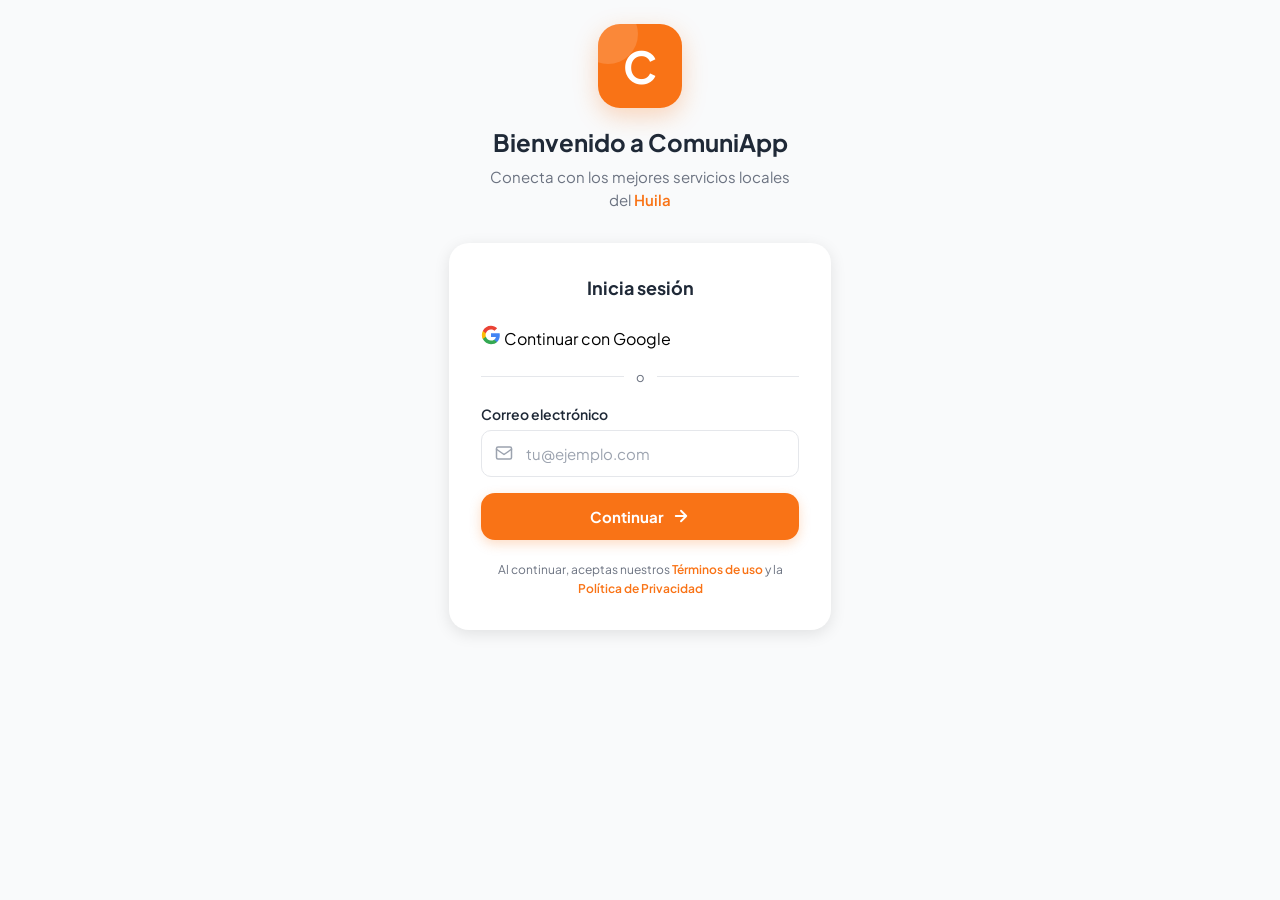
<file: index.html>
<!DOCTYPE html>
<html lang="es">
<head>
  <meta charset="UTF-8" />
  <meta name="viewport" content="width=device-width, initial-scale=1.0" />
  <title>ComuniApp — Iniciar sesión</title>
  <link rel="stylesheet" href="css/variables.css" />
  <link rel="stylesheet" href="css/base.css" />
  <link rel="stylesheet" href="css/components.css" />
  <link rel="stylesheet" href="css/pages.css" />
</head>
<body>

  <div class="app-container">
    <div class="login-wrapper">

      <!-- HÉROE -->
      <div class="login-hero">
        <div class="logo-box">
          <span class="logo-letter">C</span>
        </div>
        <h1>Bienvenido a ComuniApp</h1>
        <p>Conecta con los mejores servicios locales<br/>del <strong>Huila</strong></p>
      </div>

      <!-- TARJETA -->
      <div class="login-card">
        <h2>Inicia sesión</h2>

        <!-- Botón Google -->
        <button class="btn-google" onclick="window.location.href='home.html'">
          <svg width="20" height="20" viewBox="0 0 24 24" xmlns="http://www.w3.org/2000/svg">
            <path fill="#4285F4" d="M22.56 12.25c0-.78-.07-1.53-.2-2.25H12v4.26h5.92c-.26 1.37-1.04 2.53-2.21 3.31v2.77h3.57c2.08-1.92 3.28-4.74 3.28-8.09z"/>
            <path fill="#34A853" d="M12 23c2.97 0 5.46-.98 7.28-2.66l-3.57-2.77c-.98.66-2.23 1.06-3.71 1.06-2.86 0-5.29-1.93-6.16-4.53H2.18v2.84C3.99 20.53 7.7 23 12 23z"/>
            <path fill="#FBBC05" d="M5.84 14.09c-.22-.66-.35-1.36-.35-2.09s.13-1.43.35-2.09V7.07H2.18C1.43 8.55 1 10.22 1 12s.43 3.45 1.18 4.93l2.85-2.22.81-.62z"/>
            <path fill="#EA4335" d="M12 5.38c1.62 0 3.06.56 4.21 1.64l3.15-3.15C17.45 2.09 14.97 1 12 1 7.7 1 3.99 3.47 2.18 7.07l3.66 2.84c.87-2.6 3.3-4.53 6.16-4.53z"/>
          </svg>
          Continuar con Google
        </button>

        <!-- Divisor -->
        <div class="divider">o</div>

        <!-- Campo correo -->
        <div class="form-group">
          <label for="email">Correo electrónico</label>
          <div class="input-wrapper">
            <span class="input-icon">
              <svg width="18" height="18" fill="none" stroke="currentColor" stroke-width="2" stroke-linecap="round" stroke-linejoin="round" viewBox="0 0 24 24">
                <rect x="2" y="4" width="20" height="16" rx="2"/>
                <path d="M2 7l10 7 10-7"/>
              </svg>
            </span>
            <input id="email" class="input-field with-icon" type="email" placeholder="tu@ejemplo.com" autocomplete="email" />
          </div>
        </div>

        <!-- Botón continuar -->
        <button class="btn-primary" onclick="window.location.href='home.html'">
          Continuar
          <svg width="18" height="18" fill="none" stroke="currentColor" stroke-width="2.5" stroke-linecap="round" stroke-linejoin="round" viewBox="0 0 24 24">
            <path d="M5 12h14M12 5l7 7-7 7"/>
          </svg>
        </button>

        <!-- Texto legal -->
        <p class="legal-text">
          Al continuar, aceptas nuestros
          <a href="#">Términos de uso</a> y la
          <a href="#">Política de Privacidad</a>
        </p>
      </div>

    </div>
  </div>

</body>
</html>
</file>
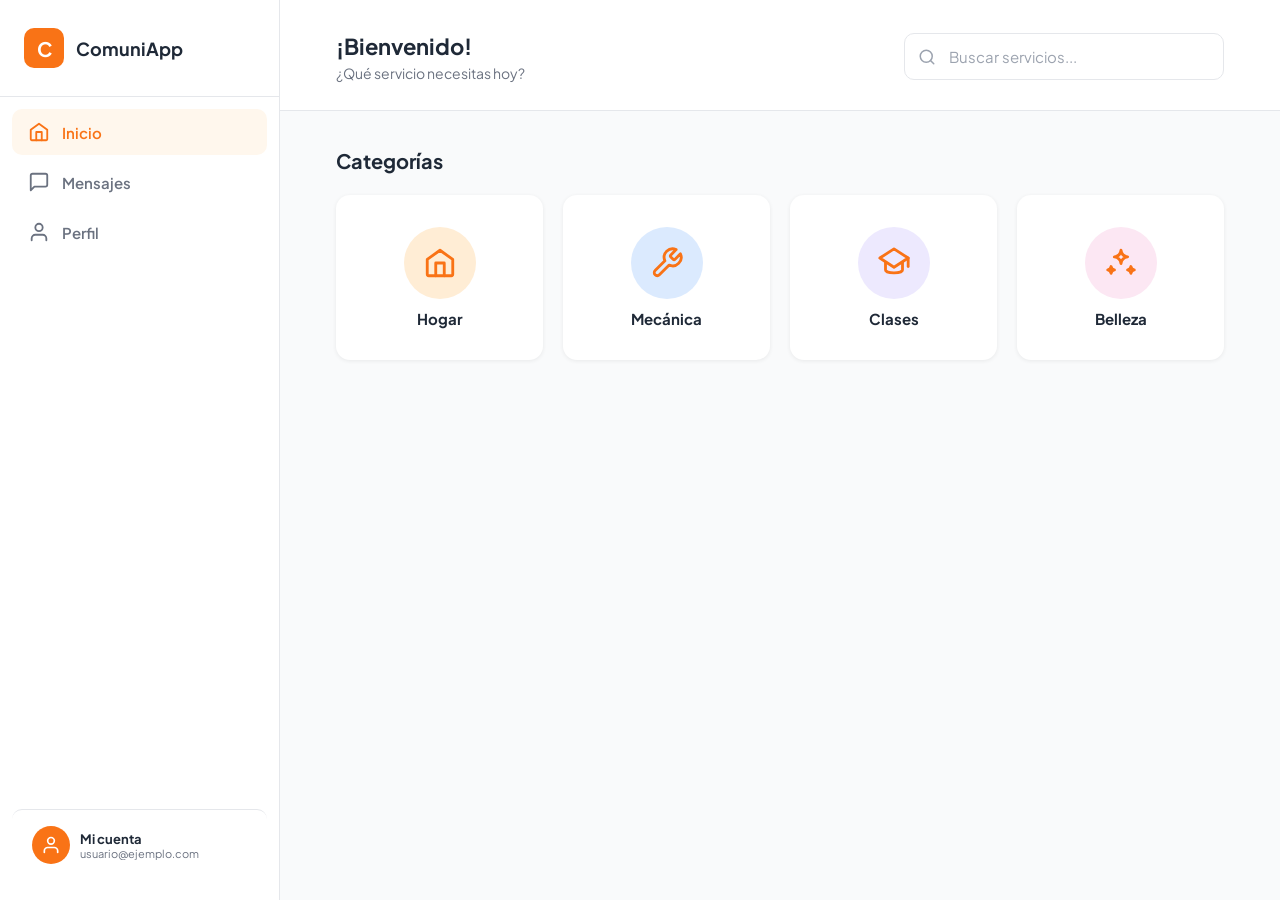
<file: home.html>
<!DOCTYPE html>
<html lang="es">
<head>
  <meta charset="UTF-8" />
  <meta name="viewport" content="width=device-width, initial-scale=1.0" />
  <title>ComuniApp — Inicio</title>
  <link rel="stylesheet" href="css/variables.css" />
  <link rel="stylesheet" href="css/base.css" />
  <link rel="stylesheet" href="css/components.css" />
  <link rel="stylesheet" href="css/pages.css" />
</head>
<body>

  <div class="desktop-layout">

    <aside class="sidebar">

      <div class="sidebar-logo">
        <div class="logo-icon"><span>C</span></div>
        <span class="sidebar-app-name">ComuniApp</span>
      </div>

      <nav class="sidebar-nav">
        <a href="home.html" class="sidebar-item active">
          <svg fill="none" stroke="currentColor" stroke-width="2" stroke-linecap="round" stroke-linejoin="round" viewBox="0 0 24 24">
            <path d="M3 9.5L12 3l9 6.5V20a1 1 0 0 1-1 1H4a1 1 0 0 1-1-1V9.5z"/>
            <path d="M9 21V12h6v9"/>
          </svg>
          <span>Inicio</span>
        </a>
        <a href="mensajes.html" class="sidebar-item">
          <svg fill="none" stroke="currentColor" stroke-width="2" stroke-linecap="round" stroke-linejoin="round" viewBox="0 0 24 24">
            <path d="M21 15a2 2 0 0 1-2 2H7l-4 4V5a2 2 0 0 1 2-2h14a2 2 0 0 1 2 2z"/>
          </svg>
          <span>Mensajes</span>
        </a>
        <a href="perfil_usuario.html" class="sidebar-item">
          <svg fill="none" stroke="currentColor" stroke-width="2" stroke-linecap="round" stroke-linejoin="round" viewBox="0 0 24 24">
            <path d="M20 21v-2a4 4 0 0 0-4-4H8a4 4 0 0 0-4 4v2"/>
            <circle cx="12" cy="7" r="4"/>
          </svg>
          <span>Perfil</span>
        </a>
      </nav>

      <div class="sidebar-user">
        <div class="sidebar-avatar">
          <svg fill="none" stroke="currentColor" stroke-width="2" stroke-linecap="round" stroke-linejoin="round" viewBox="0 0 24 24">
            <path d="M20 21v-2a4 4 0 0 0-4-4H8a4 4 0 0 0-4 4v2"/>
            <circle cx="12" cy="7" r="4"/>
          </svg>
        </div>
        <div class="sidebar-user-info">
          <span class="sidebar-user-name">Mi cuenta</span>
          <span class="sidebar-user-email">usuario@ejemplo.com</span>
        </div>
      </div>

    </aside>

    <main class="desktop-main">

      <div class="desktop-topbar">
        <div>
          <h1 class="desktop-greeting">¡Bienvenido!</h1>
          <p class="desktop-subtitle">¿Qué servicio necesitas hoy?</p>
        </div>
        <div class="input-wrapper desktop-search">
          <span class="input-icon">
            <svg width="18" height="18" fill="none" stroke="currentColor" stroke-width="2" stroke-linecap="round" stroke-linejoin="round" viewBox="0 0 24 24">
              <circle cx="11" cy="11" r="8"/>
              <path d="M21 21l-4.35-4.35"/>
            </svg>
          </span>
          <input class="input-field with-icon" type="search" placeholder="Buscar servicios..." aria-label="Buscar servicios" />
        </div>
      </div>

      <section class="desktop-section">
        <h2 class="desktop-section-title">Categorías</h2>
        <div class="categories-grid">

          <a href="categoria-hogar.html" class="category-card fade-up" style="animation-delay:0.05s">
            <div class="category-icon hogar">
              <svg fill="none" stroke="currentColor" stroke-width="2" stroke-linecap="round" stroke-linejoin="round" viewBox="0 0 24 24">
                <path d="M3 9.5L12 3l9 6.5V20a1 1 0 0 1-1 1H4a1 1 0 0 1-1-1V9.5z"/>
                <path d="M9 21V12h6v9"/>
              </svg>
            </div>
            <span>Hogar</span>
          </a>

          <a href="catalog.html?categoria=mecanica" class="category-card fade-up" style="animation-delay:0.1s">
            <div class="category-icon mecanica">
              <svg fill="none" stroke="currentColor" stroke-width="2" stroke-linecap="round" stroke-linejoin="round" viewBox="0 0 24 24">
                <path d="M14.7 6.3a1 1 0 0 0 0 1.4l1.6 1.6a1 1 0 0 0 1.4 0l3.77-3.77a6 6 0 0 1-7.94 7.94l-6.91 6.91a2.12 2.12 0 0 1-3-3l6.91-6.91a6 6 0 0 1 7.94-7.94l-3.77 3.77z"/>
              </svg>
            </div>
            <span>Mecánica</span>
          </a>

          <a href="catalog.html?categoria=clases" class="category-card fade-up" style="animation-delay:0.15s">
            <div class="category-icon clases">
              <svg fill="none" stroke="currentColor" stroke-width="2" stroke-linecap="round" stroke-linejoin="round" viewBox="0 0 24 24">
                <polygon points="12 2 22 8.5 12 15 2 8.5"/>
                <path d="M6 11.5V17c0 1.1 2.7 2 6 2s6-.9 6-2v-5.5"/>
                <path d="M22 8.5v6"/>
              </svg>
            </div>
            <span>Clases</span>
          </a>

          <a href="catalog.html?categoria=belleza" class="category-card fade-up" style="animation-delay:0.2s">
            <div class="category-icon belleza">
              <svg fill="none" stroke="currentColor" stroke-width="2" stroke-linecap="round" stroke-linejoin="round" viewBox="0 0 24 24">
                <path d="M12 3c.3 2.5 2.2 4.4 4.7 4.7C14.2 8 12.3 9.9 12 12.4 11.7 9.9 9.8 8 7.3 7.7 9.8 7.4 11.7 5.5 12 3z"/>
                <path d="M5 14.5c.2 1.3 1.1 2.2 2.4 2.4C6.1 17.1 5.2 18 5 19.3c-.2-1.3-1.1-2.2-2.4-2.4C3.9 16.7 4.8 15.8 5 14.5z"/>
                <path d="M19 14.5c.2 1.3 1.1 2.2 2.4 2.4C20.1 17.1 19.2 18 19 19.3c-.2-1.3-1.1-2.2-2.4-2.4C17.9 16.7 18.8 15.8 19 14.5z"/>
              </svg>
            </div>
            <span>Belleza</span>
          </a>

        </div>
      </section>

    </main>
  </div><div class="app-container page-content mobile-layout">

    <header class="home-header">
      <div class="home-logo-row">
        <div class="logo-icon"><span>C</span></div>
        <h1>ComuniApp</h1>
      </div>
      <div class="input-wrapper">
        <span class="input-icon">
          <svg width="18" height="18" fill="none" stroke="currentColor" stroke-width="2" stroke-linecap="round" stroke-linejoin="round" viewBox="0 0 24 24">
            <circle cx="11" cy="11" r="8"/>
            <path d="M21 21l-4.35-4.35"/>
          </svg>
        </span>
        <input class="input-field with-icon" type="search" placeholder="Buscar servicios..." aria-label="Buscar servicios" />
      </div>
    </header>

    <section>
      <p class="section-title" style="margin-top:24px;">Categorías</p>
      <div class="categories-grid">

        <a href="categoria-hogar.html" class="category-card fade-up" style="animation-delay:0.05s">
          <div class="category-icon hogar">
            <svg fill="none" stroke="currentColor" stroke-width="2" stroke-linecap="round" stroke-linejoin="round" viewBox="0 0 24 24">
              <path d="M3 9.5L12 3l9 6.5V20a1 1 0 0 1-1 1H4a1 1 0 0 1-1-1V9.5z"/>
              <path d="M9 21V12h6v9"/>
            </svg>
          </div>
          <span>Hogar</span>
        </a>

        <a href="catalog.html?categoria=mecanica" class="category-card fade-up" style="animation-delay:0.1s">
          <div class="category-icon mecanica">
            <svg fill="none" stroke="currentColor" stroke-width="2" stroke-linecap="round" stroke-linejoin="round" viewBox="0 0 24 24">
              <path d="M14.7 6.3a1 1 0 0 0 0 1.4l1.6 1.6a1 1 0 0 0 1.4 0l3.77-3.77a6 6 0 0 1-7.94 7.94l-6.91 6.91a2.12 2.12 0 0 1-3-3l6.91-6.91a6 6 0 0 1 7.94-7.94l-3.77 3.77z"/>
            </svg>
          </div>
          <span>Mecánica</span>
        </a>

        <a href="catalog.html?categoria=clases" class="category-card fade-up" style="animation-delay:0.15s">
          <div class="category-icon clases">
            <svg fill="none" stroke="currentColor" stroke-width="2" stroke-linecap="round" stroke-linejoin="round" viewBox="0 0 24 24">
              <polygon points="12 2 22 8.5 12 15 2 8.5"/>
              <path d="M6 11.5V17c0 1.1 2.7 2 6 2s6-.9 6-2v-5.5"/>
              <path d="M22 8.5v6"/>
            </svg>
          </div>
          <span>Clases</span>
        </a>

        <a href="catalog.html?categoria=belleza" class="category-card fade-up" style="animation-delay:0.2s">
          <div class="category-icon belleza">
            <svg fill="none" stroke="currentColor" stroke-width="2" stroke-linecap="round" stroke-linejoin="round" viewBox="0 0 24 24">
              <path d="M12 3c.3 2.5 2.2 4.4 4.7 4.7C14.2 8 12.3 9.9 12 12.4 11.7 9.9 9.8 8 7.3 7.7 9.8 7.4 11.7 5.5 12 3z"/>
              <path d="M5 14.5c.2 1.3 1.1 2.2 2.4 2.4C6.1 17.1 5.2 18 5 19.3c-.2-1.3-1.1-2.2-2.4-2.4C3.9 16.7 4.8 15.8 5 14.5z"/>
              <path d="M19 14.5c.2 1.3 1.1 2.2 2.4 2.4C20.1 17.1 19.2 18 19 19.3c-.2-1.3-1.1-2.2-2.4-2.4C17.9 16.7 18.8 15.8 19 14.5z"/>
            </svg>
          </div>
          <span>Belleza</span>
        </a>

      </div>
    </section>

  </div><nav class="bottom-nav mobile-layout">
    <a href="home.html" class="nav-item active">
      <svg fill="none" stroke="currentColor" stroke-linecap="round" stroke-linejoin="round" viewBox="0 0 24 24">
        <path d="M3 9.5L12 3l9 6.5V20a1 1 0 0 1-1 1H4a1 1 0 0 1-1-1V9.5z"/>
        <path d="M9 21V12h6v9"/>
      </svg>
      Inicio
    </a>
    <a href="mensajes.html" class="nav-item">
      <svg fill="none" stroke="currentColor" stroke-linecap="round" stroke-linejoin="round" viewBox="0 0 24 24">
        <path d="M21 15a2 2 0 0 1-2 2H7l-4 4V5a2 2 0 0 1 2-2h14a2 2 0 0 1 2 2z"/>
      </svg>
      Mensajes
    </a>
    <a href="perfil_usuario.html" class="nav-item">
      <svg fill="none" stroke="currentColor" stroke-linecap="round" stroke-linejoin="round" viewBox="0 0 24 24">
        <path d="M20 21v-2a4 4 0 0 0-4-4H8a4 4 0 0 0-4 4v2"/>
        <circle cx="12" cy="7" r="4"/>
      </svg>
      Perfil
    </a>
  </nav>

</body>
</html>
</file>
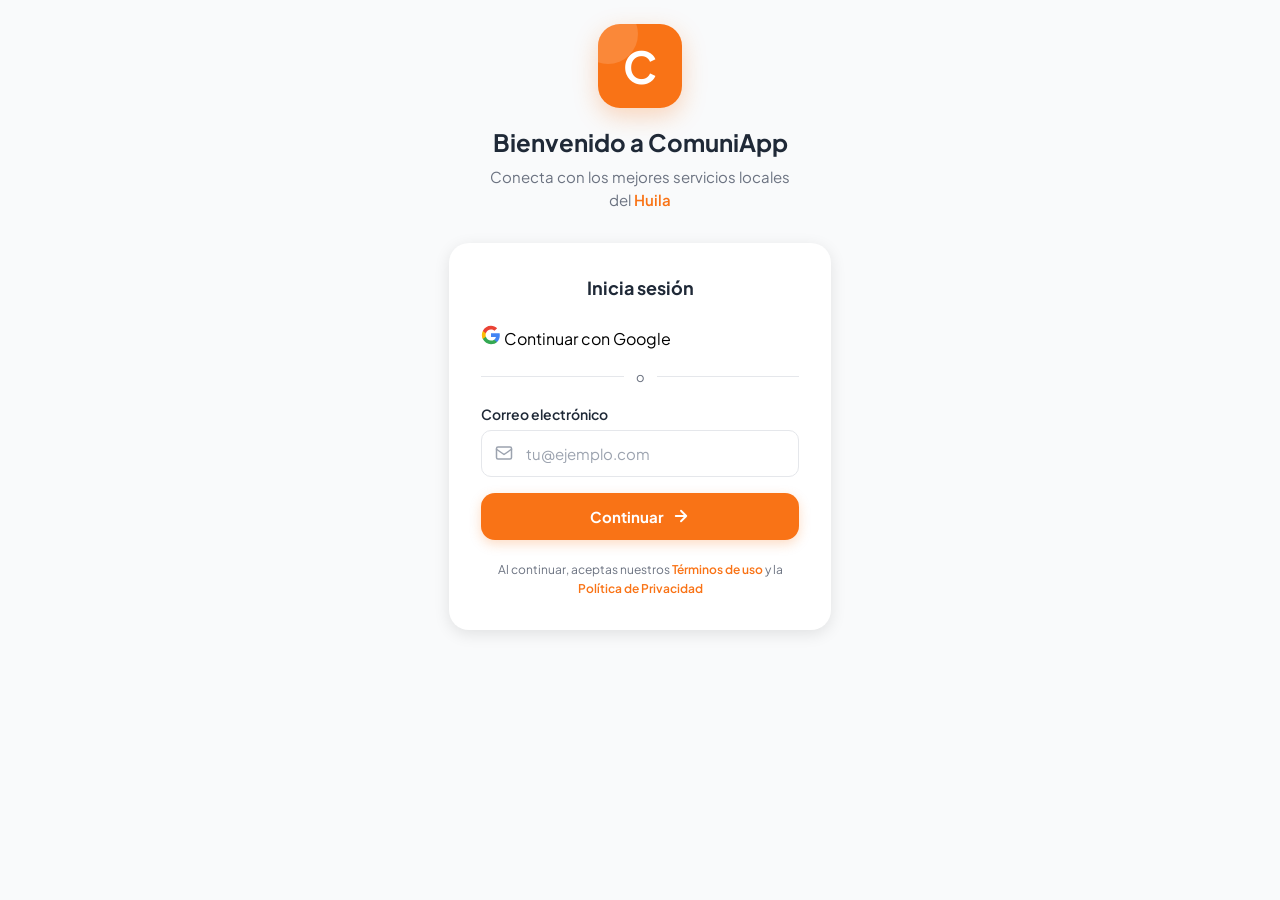
<file: login.html>
<!DOCTYPE html>
<html lang="es">
<head>
  <meta charset="UTF-8" />
  <meta name="viewport" content="width=device-width, initial-scale=1.0" />
  <title>ComuniApp — Iniciar sesión</title>
  <link rel="stylesheet" href="css/variables.css" />
  <link rel="stylesheet" href="css/base.css" />
  <link rel="stylesheet" href="css/components.css" />
  <link rel="stylesheet" href="css/pages.css" />
</head>
<body>

  <div class="app-container">
    <div class="login-wrapper">

      <!-- HÉROE -->
      <div class="login-hero">
        <div class="logo-box">
          <span class="logo-letter">C</span>
        </div>
        <h1>Bienvenido a ComuniApp</h1>
        <p>Conecta con los mejores servicios locales<br/>del <strong>Huila</strong></p>
      </div>

      <!-- TARJETA -->
      <div class="login-card">
        <h2>Inicia sesión</h2>

        <!-- Botón Google -->
        <button class="btn-google" onclick="window.location.href='home.html'">
          <svg width="20" height="20" viewBox="0 0 24 24" xmlns="http://www.w3.org/2000/svg">
            <path fill="#4285F4" d="M22.56 12.25c0-.78-.07-1.53-.2-2.25H12v4.26h5.92c-.26 1.37-1.04 2.53-2.21 3.31v2.77h3.57c2.08-1.92 3.28-4.74 3.28-8.09z"/>
            <path fill="#34A853" d="M12 23c2.97 0 5.46-.98 7.28-2.66l-3.57-2.77c-.98.66-2.23 1.06-3.71 1.06-2.86 0-5.29-1.93-6.16-4.53H2.18v2.84C3.99 20.53 7.7 23 12 23z"/>
            <path fill="#FBBC05" d="M5.84 14.09c-.22-.66-.35-1.36-.35-2.09s.13-1.43.35-2.09V7.07H2.18C1.43 8.55 1 10.22 1 12s.43 3.45 1.18 4.93l2.85-2.22.81-.62z"/>
            <path fill="#EA4335" d="M12 5.38c1.62 0 3.06.56 4.21 1.64l3.15-3.15C17.45 2.09 14.97 1 12 1 7.7 1 3.99 3.47 2.18 7.07l3.66 2.84c.87-2.6 3.3-4.53 6.16-4.53z"/>
          </svg>
          Continuar con Google
        </button>

        <!-- Divisor -->
        <div class="divider">o</div>

        <!-- Campo correo -->
        <div class="form-group">
          <label for="email">Correo electrónico</label>
          <div class="input-wrapper">
            <span class="input-icon">
              <svg width="18" height="18" fill="none" stroke="currentColor" stroke-width="2" stroke-linecap="round" stroke-linejoin="round" viewBox="0 0 24 24">
                <rect x="2" y="4" width="20" height="16" rx="2"/>
                <path d="M2 7l10 7 10-7"/>
              </svg>
            </span>
            <input id="email" class="input-field with-icon" type="email" placeholder="tu@ejemplo.com" autocomplete="email" />
          </div>
        </div>

        <!-- Botón continuar -->
        <button class="btn-primary" onclick="window.location.href='home.html'">
          Continuar
          <svg width="18" height="18" fill="none" stroke="currentColor" stroke-width="2.5" stroke-linecap="round" stroke-linejoin="round" viewBox="0 0 24 24">
            <path d="M5 12h14M12 5l7 7-7 7"/>
          </svg>
        </button>

        <!-- Texto legal -->
        <p class="legal-text">
          Al continuar, aceptas nuestros
          <a href="#">Términos de uso</a> y la
          <a href="#">Política de Privacidad</a>
        </p>
      </div>

    </div>
  </div>

</body>
</html>
</file>
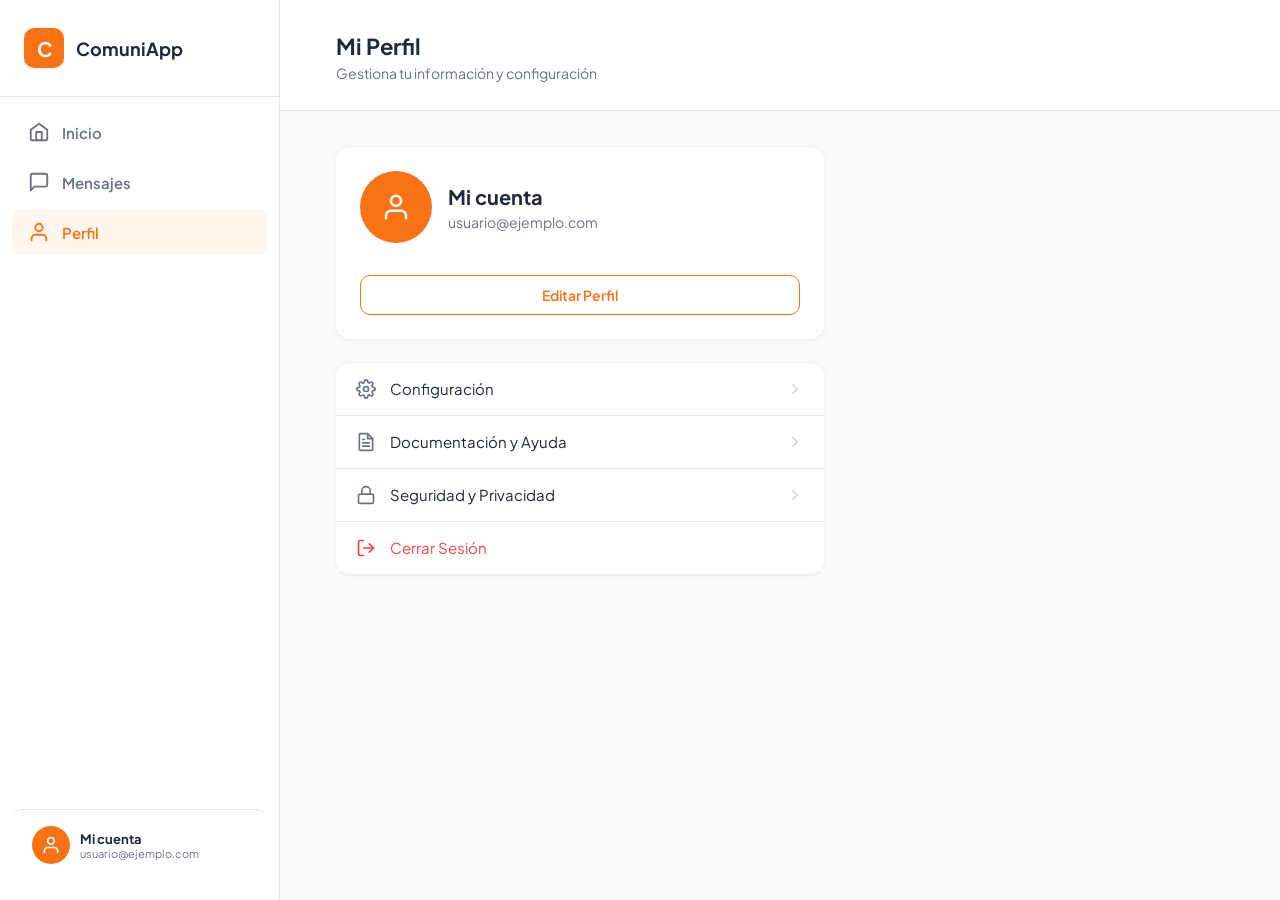
<file: perfil_usuario.html>
<!DOCTYPE html>
<html lang="es">
<head>
    <meta charset="UTF-8">
    <meta name="viewport" content="width=device-width, initial-scale=1.0">
    <title>ComuniApp - Mi Perfil</title>
    <link rel="stylesheet" href="css/variables.css" />
    <link rel="stylesheet" href="css/base.css" />
    <link rel="stylesheet" href="css/components.css" />
    <link rel="stylesheet" href="css/pages.css" />
</head>
<body>

    <div class="desktop-layout">
        
        <aside class="sidebar">
            <div class="sidebar-logo">
                <div class="logo-icon"><span>C</span></div>
                <span class="sidebar-app-name">ComuniApp</span>
            </div>
            <nav class="sidebar-nav">
                <a href="home.html" class="sidebar-item">
                    <svg fill="none" stroke="currentColor" stroke-width="2" stroke-linecap="round" stroke-linejoin="round" viewBox="0 0 24 24">
                        <path d="M3 9.5L12 3l9 6.5V20a1 1 0 0 1-1 1H4a1 1 0 0 1-1-1V9.5z"/>
                        <path d="M9 21V12h6v9"/>
                    </svg>
                    <span>Inicio</span>
                </a>
                <a href="mensajes.html" class="sidebar-item">
                    <svg fill="none" stroke="currentColor" stroke-width="2" stroke-linecap="round" stroke-linejoin="round" viewBox="0 0 24 24">
                        <path d="M21 15a2 2 0 0 1-2 2H7l-4 4V5a2 2 0 0 1 2-2h14a2 2 0 0 1 2 2z"/>
                    </svg>
                    <span>Mensajes</span>
                </a>
                <a href="perfil_usuario.html" class="sidebar-item active">
                    <svg fill="none" stroke="currentColor" stroke-width="2" stroke-linecap="round" stroke-linejoin="round" viewBox="0 0 24 24">
                        <path d="M20 21v-2a4 4 0 0 0-4-4H8a4 4 0 0 0-4 4v2"/>
                        <circle cx="12" cy="7" r="4"/>
                    </svg>
                    <span>Perfil</span>
                </a>
            </nav>

            <div class="sidebar-user">
                <div class="sidebar-avatar">
                    <svg fill="none" stroke="currentColor" stroke-width="2" stroke-linecap="round" stroke-linejoin="round" viewBox="0 0 24 24">
                        <path d="M20 21v-2a4 4 0 0 0-4-4H8a4 4 0 0 0-4 4v2"/>
                        <circle cx="12" cy="7" r="4"/>
                    </svg>
                </div>
                <div class="sidebar-user-info">
                    <span class="sidebar-user-name">Mi cuenta</span>
                    <span class="sidebar-user-email">usuario@ejemplo.com</span>
                </div>
            </div>
        </aside>

        <main class="desktop-main">
            <div class="desktop-topbar">
                <div>
                    <h1 class="desktop-greeting">Mi Perfil</h1>
                    <p class="desktop-subtitle">Gestiona tu información y configuración</p>
                </div>
            </div>

            <section class="desktop-section" style="max-width: 600px;">
                
                <div class="user-profile-card" style="margin: 0 0 24px 0; flex-wrap: wrap;">
                    <div style="display: flex; align-items: center; gap: 16px; width: 100%;">
                        <div class="user-avatar" style="width: 72px; height: 72px;">
                            <svg viewBox="0 0 24 24" fill="none" stroke="currentColor" stroke-width="2" stroke-linecap="round" stroke-linejoin="round"><path d="M20 21v-2a4 4 0 0 0-4-4H8a4 4 0 0 0-4 4v2"></path><circle cx="12" cy="7" r="4"></circle></svg>
                        </div>
                        <div class="user-info">
                            <h2 style="font-size: 20px;">Mi cuenta</h2>
                            <p style="font-size: 14px;">usuario@ejemplo.com</p>
                        </div>
                    </div>
                    <button class="btn-edit-profile">Editar Perfil</button>
                </div>

                <div class="menu-list" style="margin: 0;">
                    
                    <a href="#" class="menu-item">
                        <svg fill="none" stroke="currentColor" stroke-linecap="round" stroke-linejoin="round" viewBox="0 0 24 24"><circle cx="12" cy="12" r="3"></circle><path d="M19.4 15a1.65 1.65 0 0 0 .33 1.82l.06.06a2 2 0 0 1 0 2.83 2 2 0 0 1-2.83 0l-.06-.06a1.65 1.65 0 0 0-1.82-.33 1.65 1.65 0 0 0-1 1.51V21a2 2 0 0 1-2 2 2 2 0 0 1-2-2v-.09A1.65 1.65 0 0 0 9 19.4a1.65 1.65 0 0 0-1.82.33l-.06.06a2 2 0 0 1-2.83 0 2 2 0 0 1 0-2.83l.06-.06a1.65 1.65 0 0 0 .33-1.82 1.65 1.65 0 0 0-1.51-1H3a2 2 0 0 1-2-2 2 2 0 0 1 2-2h.09A1.65 1.65 0 0 0 4.6 9a1.65 1.65 0 0 0-.33-1.82l-.06-.06a2 2 0 0 1 0-2.83 2 2 0 0 1 2.83 0l.06.06a1.65 1.65 0 0 0 1.82.33H9a1.65 1.65 0 0 0 1-1.51V3a2 2 0 0 1 2-2 2 2 0 0 1 2 2v.09a1.65 1.65 0 0 0 1 1.51 1.65 1.65 0 0 0 1.82-.33l.06-.06a2 2 0 0 1 2.83 0 2 2 0 0 1 0 2.83l-.06.06a1.65 1.65 0 0 0-.33 1.82V9a1.65 1.65 0 0 0 1.51 1H21a2 2 0 0 1 2 2 2 2 0 0 1-2 2h-.09a1.65 1.65 0 0 0-1.51 1z"></path></svg>
                        <span class="menu-label">Configuración</span>
                        <svg class="menu-arrow" fill="none" stroke="currentColor" stroke-linecap="round" stroke-linejoin="round" viewBox="0 0 24 24"><polyline points="9 18 15 12 9 6"></polyline></svg>
                    </a>

                    <a href="#" class="menu-item">
                        <svg fill="none" stroke="currentColor" stroke-linecap="round" stroke-linejoin="round" viewBox="0 0 24 24"><path d="M14 2H6a2 2 0 0 0-2 2v16a2 2 0 0 0 2 2h12a2 2 0 0 0 2-2V8z"></path><polyline points="14 2 14 8 20 8"></polyline><line x1="16" y1="13" x2="8" y2="13"></line><line x1="16" y1="17" x2="8" y2="17"></line><polyline points="10 9 9 9 8 9"></polyline></svg>
                        <span class="menu-label">Documentación y Ayuda</span>
                        <svg class="menu-arrow" fill="none" stroke="currentColor" stroke-linecap="round" stroke-linejoin="round" viewBox="0 0 24 24"><polyline points="9 18 15 12 9 6"></polyline></svg>
                    </a>

                    <a href="#" class="menu-item">
                        <svg fill="none" stroke="currentColor" stroke-linecap="round" stroke-linejoin="round" viewBox="0 0 24 24"><rect x="3" y="11" width="18" height="11" rx="2" ry="2"></rect><path d="M7 11V7a5 5 0 0 1 10 0v4"></path></svg>
                        <span class="menu-label">Seguridad y Privacidad</span>
                        <svg class="menu-arrow" fill="none" stroke="currentColor" stroke-linecap="round" stroke-linejoin="round" viewBox="0 0 24 24"><polyline points="9 18 15 12 9 6"></polyline></svg>
                    </a>

                    <a href="index.html" class="menu-item logout">
                        <svg fill="none" stroke="currentColor" stroke-linecap="round" stroke-linejoin="round" viewBox="0 0 24 24"><path d="M9 21H5a2 2 0 0 1-2-2V5a2 2 0 0 1 2-2h4"></path><polyline points="16 17 21 12 16 7"></polyline><line x1="21" y1="12" x2="9" y2="12"></line></svg>
                        <span class="menu-label">Cerrar Sesión</span>
                    </a>
                    
                </div>
            </section>
        </main>
    </div>


    <div class="app-container page-content mobile-layout">
        
        <header class="sticky-header" style="text-align: center; padding-top: 20px;">
            <h1 style="font-size: 18px;">Mi Perfil</h1>
        </header>

        <main>
            <div class="user-profile-card" style="flex-wrap: wrap;">
                <div style="display: flex; align-items: center; gap: 16px; width: 100%;">
                    <div class="user-avatar">
                        <svg viewBox="0 0 24 24" fill="none" stroke="currentColor" stroke-width="2" stroke-linecap="round" stroke-linejoin="round"><path d="M20 21v-2a4 4 0 0 0-4-4H8a4 4 0 0 0-4 4v2"></path><circle cx="12" cy="7" r="4"></circle></svg>
                    </div>
                    <div class="user-info">
                        <h2>Mi cuenta</h2>
                        <p>usuario@ejemplo.com</p>
                    </div>
                </div>
                <button class="btn-edit-profile">Editar Perfil</button>
            </div>

            <div class="menu-list">
                
                <a href="#" class="menu-item">
                    <svg fill="none" stroke="currentColor" stroke-linecap="round" stroke-linejoin="round" viewBox="0 0 24 24"><circle cx="12" cy="12" r="3"></circle><path d="M19.4 15a1.65 1.65 0 0 0 .33 1.82l.06.06a2 2 0 0 1 0 2.83 2 2 0 0 1-2.83 0l-.06-.06a1.65 1.65 0 0 0-1.82-.33 1.65 1.65 0 0 0-1 1.51V21a2 2 0 0 1-2 2 2 2 0 0 1-2-2v-.09A1.65 1.65 0 0 0 9 19.4a1.65 1.65 0 0 0-1.82.33l-.06.06a2 2 0 0 1-2.83 0 2 2 0 0 1 0-2.83l.06-.06a1.65 1.65 0 0 0 .33-1.82 1.65 1.65 0 0 0-1.51-1H3a2 2 0 0 1-2-2 2 2 0 0 1 2-2h.09A1.65 1.65 0 0 0 4.6 9a1.65 1.65 0 0 0-.33-1.82l-.06-.06a2 2 0 0 1 0-2.83 2 2 0 0 1 2.83 0l.06.06a1.65 1.65 0 0 0 1.82.33H9a1.65 1.65 0 0 0 1-1.51V3a2 2 0 0 1 2-2 2 2 0 0 1 2 2v.09a1.65 1.65 0 0 0 1 1.51 1.65 1.65 0 0 0 1.82-.33l.06-.06a2 2 0 0 1 2.83 0 2 2 0 0 1 0 2.83l-.06.06a1.65 1.65 0 0 0-.33 1.82V9a1.65 1.65 0 0 0 1.51 1H21a2 2 0 0 1 2 2 2 2 0 0 1-2 2h-.09a1.65 1.65 0 0 0-1.51 1z"></path></svg>
                    <span class="menu-label">Configuración</span>
                    <svg class="menu-arrow" fill="none" stroke="currentColor" stroke-linecap="round" stroke-linejoin="round" viewBox="0 0 24 24"><polyline points="9 18 15 12 9 6"></polyline></svg>
                </a>

                <a href="#" class="menu-item">
                    <svg fill="none" stroke="currentColor" stroke-linecap="round" stroke-linejoin="round" viewBox="0 0 24 24"><path d="M14 2H6a2 2 0 0 0-2 2v16a2 2 0 0 0 2 2h12a2 2 0 0 0 2-2V8z"></path><polyline points="14 2 14 8 20 8"></polyline><line x1="16" y1="13" x2="8" y2="13"></line><line x1="16" y1="17" x2="8" y2="17"></line><polyline points="10 9 9 9 8 9"></polyline></svg>
                    <span class="menu-label">Documentación y Ayuda</span>
                    <svg class="menu-arrow" fill="none" stroke="currentColor" stroke-linecap="round" stroke-linejoin="round" viewBox="0 0 24 24"><polyline points="9 18 15 12 9 6"></polyline></svg>
                </a>

                <a href="#" class="menu-item">
                    <svg fill="none" stroke="currentColor" stroke-linecap="round" stroke-linejoin="round" viewBox="0 0 24 24"><rect x="3" y="11" width="18" height="11" rx="2" ry="2"></rect><path d="M7 11V7a5 5 0 0 1 10 0v4"></path></svg>
                    <span class="menu-label">Seguridad y Privacidad</span>
                    <svg class="menu-arrow" fill="none" stroke="currentColor" stroke-linecap="round" stroke-linejoin="round" viewBox="0 0 24 24"><polyline points="9 18 15 12 9 6"></polyline></svg>
                </a>

                <a href="index.html" class="menu-item logout">
                    <svg fill="none" stroke="currentColor" stroke-linecap="round" stroke-linejoin="round" viewBox="0 0 24 24"><path d="M9 21H5a2 2 0 0 1-2-2V5a2 2 0 0 1 2-2h4"></path><polyline points="16 17 21 12 16 7"></polyline><line x1="21" y1="12" x2="9" y2="12"></line></svg>
                    <span class="menu-label">Cerrar Sesión</span>
                </a>
                
            </div>
        </main>

        <nav class="bottom-nav">
            <a href="home.html" class="nav-item">
                <svg viewBox="0 0 24 24" fill="none" stroke="currentColor" stroke-linecap="round" stroke-linejoin="round"><path d="M3 9l9-7 9 7v11a2 2 0 0 1-2 2H5a2 2 0 0 1-2-2z"></path><polyline points="9 22 9 12 15 12 15 22"></polyline></svg>
                Inicio
            </a>
            <a href="mensajes.html" class="nav-item">
                <svg viewBox="0 0 24 24" fill="none" stroke="currentColor" stroke-linecap="round" stroke-linejoin="round"><path d="M21 11.5a8.38 8.38 0 0 1-.9 3.8 8.5 8.5 0 0 1-7.6 4.7 8.38 8.38 0 0 1-3.8-.9L3 21l1.9-5.7a8.38 8.38 0 0 1-.9-3.8 8.5 8.5 0 0 1 4.7-7.6 8.38 8.38 0 0 1 3.8-.9h.5a8.48 8.48 0 0 1 8 8v.5z"></path></svg>
                Mensajes
            </a>
            <a href="perfil_usuario.html" class="nav-item active">
                <svg viewBox="0 0 24 24" fill="none" stroke="currentColor" stroke-linecap="round" stroke-linejoin="round"><path d="M20 21v-2a4 4 0 0 0-4-4H8a4 4 0 0 0-4 4v2"></path><circle cx="12" cy="7" r="4"></circle></svg>
                Perfil
            </a>
        </nav>
    </div>

</body>
</html>
</file>
<file: css/variables.css>
/* variables.css — Tokens de diseño ComuniApp*/

:root {
  /* Colores */
  --primary:         #F97316;
  --primary-dark:    #EA580C;
  --primary-light:   #FFF7ED;
  --secondary:       #25D366;
  --secondary-dark:  #1DA851;

  --bg:              #F9FAFB;
  --surface:         #ffffff;
  --text:            #1F2937;
  --text-muted:      #6B7280;
  --border:          #E5E7EB;

  /* Categorías */
  --cat-hogar:       #FFEDD5;
  --cat-mecanica:    #DBEAFE;
  --cat-clases:      #EDE9FE;
  --cat-belleza:     #FCE7F3;

  /* Tipografía */
  --font:            'Plus Jakarta Sans', -apple-system, sans-serif;
  --font-size-base:  16px;

  /* Radios */
  --radius-sm:  6px;
  --radius-md:  10px;
  --radius-lg:  14px;
  --radius-xl:  20px;

  /* Sombras */
  --shadow-sm:     0 1px 4px rgba(0,0,0,0.07);
  --shadow-md:     0 4px 16px rgba(0,0,0,0.10);
  --shadow-orange: 0 8px 24px rgba(249,115,22,0.28);

  /* Layout */
  --max-w:            430px;
  --bottom-nav-h:     64px;
  --header-h:         60px;
}
</file>
<file: css/base.css>
/* ══════════════════════════════════════
   base.css — Reset y estilos globales
   ══════════════════════════════════════ */

@import url('https://fonts.googleapis.com/css2?family=Plus+Jakarta+Sans:wght@400;500;600;700&display=swap');

*, *::before, *::after {
  box-sizing: border-box;
  margin: 0;
  padding: 0;
}

html {
  font-size: var(--font-size-base);
  font-family: var(--font);
  -webkit-text-size-adjust: 100%;
}

body {
  background-color: var(--bg);
  color: var(--text);
  min-height: 100vh;
}

a    { text-decoration: none; color: inherit; }
button { cursor: pointer; border: none; background: none; font-family: inherit; font-size: inherit; }
input  { font-family: inherit; font-size: inherit; }
img    { max-width: 100%; display: block; }

h1 { font-size: 24px; font-weight: 700; line-height: 1.35; }
h2 { font-size: 18px; font-weight: 700; line-height: 1.4;  }
h3 { font-size: 16px; font-weight: 600; line-height: 1.4;  }

/* ── Contenedor principal (centrado, ancho móvil) ── */
.app-container {
  max-width: var(--max-w);
  margin: 0 auto;
  min-height: 100vh;
  background: var(--bg);
  position: relative;
}

/* Padding inferior para no tapar contenido con el nav fijo */
.page-content {
  padding-bottom: calc(var(--bottom-nav-h) + 16px);
}

/* ── Animación de entrada general ── */
@keyframes fadeUp {
  from { opacity: 0; transform: translateY(18px); }
  to   { opacity: 1; transform: translateY(0); }
}

.fade-up { animation: fadeUp 0.4s ease both; }
</file>
<file: css/components.css>
/* ══════════════════════════════════════
   components.css — Componentes reutilizables
   ══════════════════════════════════════ */

/* ── Botón primario (naranja) ──────── */
.btn-primary {
  display: flex;
  align-items: center;
  justify-content: center;
  gap: 8px;
  width: 100%;
  padding: 14px 16px;
  background: var(--primary);
  color: #fff;
  font-size: 15px;
  font-weight: 700;
  border-radius: var(--radius-lg);
  box-shadow: 0 4px 12px rgba(249,115,22,0.25);
  transition: background 0.2s, box-shadow 0.2s, transform 0.1s;
}
.btn-primary:hover  { background: var(--primary-dark); box-shadow: 0 6px 18px rgba(249,115,22,0.35); }
.btn-primary:active { transform: scale(0.98); }

/* ── Botón outline (borde gris) ────── */
.btn-outline {
  display: flex;
  align-items: center;
  justify-content: center;
  gap: 10px;
  width: 100%;
  padding: 13px 16px;
  background: var(--surface);
  border: 2px solid var(--border);
  color: var(--text);
  font-size: 15px;
  font-weight: 600;
  border-radius: var(--radius-lg);
  transition: border-color 0.2s, box-shadow 0.2s;
}
.btn-outline:hover { border-color: #9CA3AF; box-shadow: var(--shadow-sm); }

/* Alias para el botón de Google */
.btn-google { }
.btn-google { composes: btn-outline; } /* fallback manual */

/* ── Botón WhatsApp (verde) ─────────── */
.btn-whatsapp {
  display: flex;
  align-items: center;
  justify-content: center;
  gap: 8px;
  width: 100%;
  padding: 16px;
  background: var(--secondary);
  color: #fff;
  font-size: 16px;
  font-weight: 700;
  border-radius: var(--radius-lg);
  box-shadow: var(--shadow-md);
  transition: background 0.2s;
}
.btn-whatsapp:hover { background: var(--secondary-dark); }

/* ── Tarjeta base ───────────────────── */
.card {
  background: var(--surface);
  border-radius: var(--radius-lg);
  box-shadow: var(--shadow-sm);
}

/* ── Chip / filtro ──────────────────── */
.chip {
  display: inline-flex;
  align-items: center;
  padding: 8px 16px;
  border-radius: var(--radius-md);
  font-size: 13px;
  font-weight: 600;
  white-space: nowrap;
  background: #F3F4F6;
  color: var(--text);
  border: none;
  cursor: pointer;
  transition: background 0.15s, color 0.15s;
}
.chip:hover  { background: #E5E7EB; }
.chip.active { background: var(--primary); color: #fff; }

/* ── Input ──────────────────────────── */
.input-wrapper { position: relative; }

.input-icon {
  position: absolute;
  left: 14px;
  top: 50%;
  transform: translateY(-50%);
  color: #9CA3AF;
  pointer-events: none;
  display: flex;
  align-items: center;
}

.input-field {
  width: 100%;
  padding: 13px 16px;
  border: 1.5px solid var(--border);
  border-radius: var(--radius-md);
  font-size: 15px;
  color: var(--text);
  background: var(--surface);
  outline: none;
  transition: border-color 0.2s, box-shadow 0.2s;
}
.input-field::placeholder { color: #9CA3AF; }
.input-field:focus {
  border-color: var(--primary);
  box-shadow: 0 0 0 3px rgba(249,115,22,0.12);
}
.input-field.with-icon { padding-left: 44px; }

/* ── Divisor "o" ────────────────────── */
.divider {
  display: flex;
  align-items: center;
  gap: 12px;
  margin: 20px 0;
  color: var(--text-muted);
  font-size: 13px;
}
.divider::before,
.divider::after { content: ''; flex: 1; height: 1px; background: var(--border); }

/* ── Etiqueta de formulario ─────────── */
.form-group        { margin-bottom: 16px; }
.form-group label  {
  display: block;
  font-size: 14px;
  font-weight: 600;
  color: var(--text);
  margin-bottom: 7px;
}

/* ── Barra de navegación inferior ───── */
.bottom-nav {
  position: fixed;
  bottom: 0;
  left: 0;
  right: 0;
  width: 100%;
  max-width: var(--max-w);
  margin: 0 auto;
  height: var(--bottom-nav-h);
  background: var(--surface);
  border-top: 1px solid var(--border);
  padding: 0 24px;
  display: flex;
  flex-direction: row;
  justify-content: space-around;
  align-items: center;
  z-index: 100;
  box-sizing: border-box;
}

.nav-item {
  display: flex;
  flex-direction: column;
  align-items: center;
  justify-content: center;
  gap: 3px;
  color: #9CA3AF;
  font-size: 11px;
  font-weight: 600;
  transition: color 0.15s;
  padding: 4px 12px;
  text-decoration: none;
}
.nav-item svg    { width: 24px; height: 24px; stroke-width: 2; flex-shrink: 0; }
.nav-item.active { color: var(--primary); }

/* ── Header sticky ──────────────────── */
.sticky-header {
  position: sticky;
  top: 0;
  z-index: 50;
  background: var(--surface);
  box-shadow: var(--shadow-sm);
  padding: 14px 24px;
}

/* ── Botón volver ───────────────────── */
.back-btn {
  display: inline-flex;
  align-items: center;
  gap: 6px;
  padding: 6px 10px;
  border-radius: var(--radius-md);
  color: var(--text);
  font-weight: 600;
  font-size: 15px;
  transition: background 0.15s;
}
.back-btn:hover { background: #F3F4F6; }
.back-btn svg   { width: 22px; height: 22px; }

/* ── Estrella de calificación ───────── */
.star {
  display: inline-flex;
  align-items: center;
  gap: 3px;
  font-size: 13px;
  font-weight: 600;
  color: var(--text);
}
.star svg { width: 15px; height: 15px; fill: #FACC15; stroke: #FACC15; }
.star .count { color: var(--text-muted); font-weight: 400; }

/* ── Ubicación ──────────────────────── */
.location {
  display: inline-flex;
  align-items: center;
  gap: 4px;
  font-size: 13px;
  color: var(--text-muted);
}
.location svg { width: 14px; height: 14px; }
</file>
<file: css/pages.css>
/* ══════════════════════════════════════
   pages.css — Estilos específicos por página
   ══════════════════════════════════════ */


/* ╔══════════════════════════════════╗
   ║  LOGIN                           ║
   ╚══════════════════════════════════╝ */

.login-wrapper {
  width: 100%;
  display: flex;
  flex-direction: column;
  padding: 24px;
}

.login-hero {
  text-align: center;
  margin-bottom: 32px;
  animation: fadeUp 0.4s ease 0.05s both;
}

.logo-box {
  width: 84px;
  height: 84px;
  background: var(--primary);
  border-radius: 22px;
  display: flex;
  align-items: center;
  justify-content: center;
  margin: 0 auto 18px;
  box-shadow: var(--shadow-orange);
  position: relative;
  overflow: hidden;
}
.logo-box::before {
  content: '';
  position: absolute;
  top: -20px; left: -20px;
  width: 60px; height: 60px;
  background: rgba(255,255,255,0.15);
  border-radius: 50%;
}
.logo-letter {
  color: #fff;
  font-size: 44px;
  font-weight: 700;
  line-height: 1;
  position: relative;
  z-index: 1;
}

.login-hero h1        { margin-bottom: 8px; }
.login-hero p         { font-size: 15px; color: var(--text-muted); line-height: 1.5; }
.login-hero p strong  { color: var(--primary); font-weight: 600; }

.login-card {
  background: var(--surface);
  border-radius: var(--radius-xl);
  padding: 32px;
  box-shadow: var(--shadow-md);
  animation: fadeUp 0.4s ease 0.15s both;
}
.login-card h2   { text-align: center; margin-bottom: 24px; }

.legal-text {
  text-align: center;
  font-size: 12px;
  color: var(--text-muted);
  margin-top: 20px;
  line-height: 1.6;
}
.legal-text a           { color: var(--primary); font-weight: 600; }
.legal-text a:hover     { text-decoration: underline; }

/* El app-container en login centra verticalmente */
.login-page {
  display: flex;
  align-items: center;
  justify-content: center;
  min-height: 100vh;
}


/* ╔══════════════════════════════════╗
   ║  HOME                            ║
   ╚══════════════════════════════════╝ */

.home-header {
  background: var(--surface);
  padding: 48px 24px 24px;
}

.home-logo-row {
  display: flex;
  align-items: center;
  gap: 12px;
  margin-bottom: 20px;
}

.logo-icon {
  width: 40px;
  height: 40px;
  background: var(--primary);
  border-radius: var(--radius-md);
  display: flex;
  align-items: center;
  justify-content: center;
  flex-shrink: 0;
}
.logo-icon span {
  color: #fff;
  font-size: 20px;
  font-weight: 700;
}

.section-title {
  font-size: 18px;
  font-weight: 700;
  color: var(--text);
  margin-bottom: 16px;
  padding: 0 24px;
}

.categories-grid {
  display: grid;
  grid-template-columns: 1fr 1fr;
  gap: 14px;
  padding: 0 24px;
  margin-top: 24px;
}

.category-card {
  background: var(--surface);
  border-radius: var(--radius-lg);
  padding: 24px 16px;
  box-shadow: var(--shadow-sm);
  display: flex;
  flex-direction: column;
  align-items: center;
  gap: 10px;
  cursor: pointer;
  transition: box-shadow 0.2s, transform 0.15s;
  text-decoration: none;
  color: var(--text);
}
.category-card:hover {
  box-shadow: var(--shadow-md);
  transform: translateY(-2px);
}

.category-icon {
  width: 64px;
  height: 64px;
  border-radius: 50%;
  display: flex;
  align-items: center;
  justify-content: center;
}
.category-icon svg { width: 30px; height: 30px; color: var(--primary); stroke: var(--primary); }
.category-icon.hogar    { background: var(--cat-hogar);    }
.category-icon.mecanica { background: var(--cat-mecanica); }
.category-icon.clases   { background: var(--cat-clases);   }
.category-icon.belleza  { background: var(--cat-belleza);  }

.category-card span {
  font-size: 14px;
  font-weight: 700;
  color: var(--text);
}


/* ╔══════════════════════════════════╗
   ║  CATÁLOGO                        ║
   ╚══════════════════════════════════╝ */

.filters-row {
  display: flex;
  gap: 8px;
  overflow-x: auto;
  padding-bottom: 2px;
  margin-top: 14px;
  scrollbar-width: none;
}
.filters-row::-webkit-scrollbar { display: none; }

.workers-list {
  padding: 16px 24px;
  display: flex;
  flex-direction: column;
  gap: 12px;
}

.worker-card {
  background: var(--surface);
  border-radius: var(--radius-lg);
  padding: 16px;
  box-shadow: var(--shadow-sm);
  display: flex;
  gap: 14px;
  text-decoration: none;
  color: inherit;
  transition: box-shadow 0.2s;
}
.worker-card:hover { box-shadow: var(--shadow-md); }

.worker-photo {
  width: 80px;
  height: 80px;
  border-radius: var(--radius-md);
  object-fit: cover;
  flex-shrink: 0;
}

.worker-info       { display: flex; flex-direction: column; gap: 4px; }
.worker-info h3    { font-size: 15px; font-weight: 700; }
.worker-info .prof { font-size: 13px; color: var(--text-muted); }
.worker-meta       { display: flex; align-items: center; gap: 12px; margin-top: 4px; }

/* Estado vacío */
.empty-state {
  background: var(--surface);
  border-radius: var(--radius-lg);
  padding: 40px 24px;
  text-align: center;
  box-shadow: var(--shadow-sm);
}
.empty-state svg  { width: 48px; height: 48px; color: #D1D5DB; margin: 0 auto 16px; }
.empty-state p    { font-size: 14px; color: var(--text-muted); line-height: 1.6; margin-top: 8px; }


/* ╔══════════════════════════════════╗
   ║  PERFIL TRABAJADOR               ║
   ╚══════════════════════════════════╝ */

.profile-hero {
  background: var(--surface);
  padding: 24px;
  margin-bottom: 8px;
  display: flex;
  gap: 16px;
}
.worker-profile-photo {
  width: 96px;
  height: 96px;
  border-radius: var(--radius-lg);
  object-fit: cover;
  box-shadow: var(--shadow-md);
  flex-shrink: 0;
}
.profile-hero-info          { display: flex; flex-direction: column; gap: 6px; }
.profile-hero-info h1       { font-size: 22px; }
.profile-hero-info .prof    { font-size: 14px; color: var(--text-muted); }
.profile-hero-info .meta    { display: flex; flex-direction: column; gap: 5px; margin-top: 4px; }

.section-block {
  background: var(--surface);
  padding: 20px 24px;
  margin-bottom: 8px;
}
.section-block h2 { margin-bottom: 12px; font-size: 16px; }

.services-list { display: flex; flex-direction: column; gap: 8px; }
.service-item  { display: flex; align-items: center; gap: 10px; font-size: 14px; color: #4B5563; }
.service-dot   { width: 8px; height: 8px; background: var(--primary); border-radius: 50%; flex-shrink: 0; }

.gallery-grid  { display: grid; grid-template-columns: repeat(3, 1fr); gap: 8px; }
.gallery-img   { width: 100%; aspect-ratio: 1; object-fit: cover; border-radius: var(--radius-md); }

.whatsapp-bar {
  position: fixed;
  bottom: var(--bottom-nav-h);
  left: 50%;
  transform: translateX(-50%);
  width: 100%;
  max-width: var(--max-w);
  padding: 12px 24px;
  background: linear-gradient(to top, var(--bg) 60%, transparent);
  z-index: 99;
}

/* Estrellas interactivas */
.stars-row      { display: flex; align-items: center; gap: 3px; }
.star-btn       { background: none; border: none; cursor: pointer; padding: 2px; transition: transform 0.1s; }
.star-btn:hover { transform: scale(1.15); }
.star-btn svg   { width: 18px; height: 18px; }
.star-empty     { stroke: #D1D5DB; fill: none; }
.star-filled-o  { stroke: var(--primary); fill: var(--primary); }


/* ╔══════════════════════════════════╗
   ║  MENSAJES                        ║
   ╚══════════════════════════════════╝ */

.page-header {
  padding: 48px 24px 16px;
  background: var(--surface);
}

.messages-empty {
  display: flex;
  flex-direction: column;
  align-items: center;
  justify-content: center;
  padding: 64px 24px;
  text-align: center;
}
.messages-empty svg { width: 56px; height: 56px; color: #D1D5DB; margin-bottom: 16px; }
.messages-empty p   { font-size: 14px; color: var(--text-muted); line-height: 1.6; }


/* ╔══════════════════════════════════╗
   ║  PERFIL USUARIO                  ║
   ╚══════════════════════════════════╝ */

.user-profile-card {
  background: var(--surface);
  border-radius: var(--radius-lg);
  padding: 24px;
  margin: 16px 24px;
  box-shadow: var(--shadow-sm);
  display: flex;
  align-items: center;
  gap: 16px;
}
.user-avatar {
  width: 64px;
  height: 64px;
  background: var(--primary);
  border-radius: 50%;
  display: flex;
  align-items: center;
  justify-content: center;
  flex-shrink: 0;
}
.user-avatar svg   { width: 30px; height: 30px; stroke: #fff; }
.user-info h2      { font-size: 16px; }
.user-info p       { font-size: 13px; color: var(--text-muted); margin-top: 2px; }

.btn-edit-profile {
  display: block;
  width: 100%;
  margin-top: 16px;
  padding: 10px;
  border: 1.5px solid var(--primary);
  color: var(--primary);
  border-radius: var(--radius-md);
  font-size: 14px;
  font-weight: 600;
  text-align: center;
  cursor: pointer;
  background: transparent;
  transition: background 0.2s;
}
.btn-edit-profile:hover { background: var(--primary-light); }

.menu-list {
  background: var(--surface);
  border-radius: var(--radius-lg);
  margin: 0 24px;
  box-shadow: var(--shadow-sm);
  overflow: hidden;
}
.menu-item {
  display: flex;
  align-items: center;
  gap: 14px;
  padding: 16px 20px;
  border-bottom: 1px solid var(--border);
  text-decoration: none;
  color: var(--text);
  font-size: 15px;
  transition: background 0.15s;
}
.menu-item:last-child       { border-bottom: none; }
.menu-item:hover            { background: #F9FAFB; }
.menu-item svg              { width: 20px; height: 20px; color: #6B7280; stroke-width: 2; flex-shrink: 0; }
.menu-item .menu-label      { flex: 1; }
.menu-item .menu-arrow      { width: 18px; height: 18px; color: #D1D5DB; }
.menu-item.logout svg       { color: #EF4444; }
.menu-item.logout           { color: #EF4444; }


/* ╔══════════════════════════════════════════════════════╗
   ║  RESPONSIVE — ESCRITORIO (≥ 768px)                   ║
   ║  Layout tipo WhatsApp Web: sidebar + área principal  ║
   ╚══════════════════════════════════════════════════════╝ */

/* Móvil por defecto: mostrar solo el layout móvil */
.desktop-layout { display: none; }


@media (min-width: 768px) {

  /* Ocultar layout móvil, mostrar escritorio */
  .mobile-layout  { display: none !important; }
  .desktop-layout { display: flex; width: 100%; min-height: 100vh; }

  body { background: var(--bg); }

  /* ── SIDEBAR ── */
  .sidebar {
    width: 260px;
    min-width: 260px;
    background: var(--surface);
    border-right: 1px solid var(--border);
    display: flex;
    flex-direction: column;
    height: 100vh;
    position: sticky;
    top: 0;
    padding: 28px 0 20px;
  }

  .sidebar-logo {
    display: flex;
    align-items: center;
    gap: 12px;
    padding: 0 24px 28px;
    border-bottom: 1px solid var(--border);
    margin-bottom: 12px;
  }
  .sidebar-app-name {
    font-size: 18px;
    font-weight: 700;
    color: var(--text);
  }

  .sidebar-nav {
    display: flex;
    flex-direction: column;
    gap: 4px;
    padding: 0 12px;
    flex: 1;
  }

  .sidebar-item {
    display: flex;
    align-items: center;
    gap: 12px;
    padding: 12px 16px;
    border-radius: var(--radius-md);
    color: var(--text-muted);
    font-size: 15px;
    font-weight: 600;
    text-decoration: none;
    transition: background 0.15s, color 0.15s;
  }
  .sidebar-item svg   { width: 22px; height: 22px; flex-shrink: 0; }
  .sidebar-item:hover { background: #F3F4F6; color: var(--text); }
  .sidebar-item.active {
    background: var(--primary-light);
    color: var(--primary);
  }

  /* Usuario al fondo del sidebar */
  .sidebar-user {
    display: flex;
    align-items: center;
    gap: 10px;
    padding: 16px 20px;
    margin: 0 12px;
    border-radius: var(--radius-md);
    border-top: 1px solid var(--border);
    margin-top: 8px;
  }
  .sidebar-avatar {
    width: 38px;
    height: 38px;
    background: var(--primary);
    border-radius: 50%;
    display: flex;
    align-items: center;
    justify-content: center;
    flex-shrink: 0;
  }
  .sidebar-avatar svg      { width: 20px; height: 20px; stroke: #fff; }
  .sidebar-user-info       { display: flex; flex-direction: column; overflow: hidden; }
  .sidebar-user-name       { font-size: 13px; font-weight: 700; color: var(--text); white-space: nowrap; overflow: hidden; text-overflow: ellipsis; }
  .sidebar-user-email      { font-size: 11px; color: var(--text-muted); white-space: nowrap; overflow: hidden; text-overflow: ellipsis; }

  /* ── ÁREA PRINCIPAL ── */
  .desktop-main {
    flex: 1;
    overflow-y: auto;
    background: var(--bg);
    display: flex;
    flex-direction: column;
  }

  .desktop-topbar {
    display: flex;
    align-items: center;
    justify-content: space-between;
    gap: 24px;
    padding: 28px 40px 24px;
    background: var(--surface);
    border-bottom: 1px solid var(--border);
    position: sticky;
    top: 0;
    z-index: 10;
  }

  .desktop-greeting  { font-size: 22px; font-weight: 700; margin-bottom: 2px; }
  .desktop-subtitle  { font-size: 14px; color: var(--text-muted); }

  .desktop-search {
    width: 320px;
    flex-shrink: 0;
  }

  .desktop-section       { padding: 32px 40px; }
  .desktop-section-title { font-size: 20px; font-weight: 700; margin-bottom: 20px; }

  /* Grid de categorías — 4 columnas en escritorio */
  .desktop-main .categories-grid {
    grid-template-columns: repeat(4, 1fr);
    gap: 20px;
    padding: 0;
    margin-top: 0;
  }

  .desktop-main .category-card {
    padding: 32px 16px;
  }

  .desktop-main .category-icon {
    width: 72px;
    height: 72px;
  }
  .desktop-main .category-icon svg {
    width: 34px;
    height: 34px;
  }

  .desktop-main .category-card span {
    font-size: 15px;
  }

} /* fin @media 768px */

@media (min-width: 1200px) {
  .sidebar { width: 280px; min-width: 280px; }
  .desktop-topbar { padding: 32px 56px 28px; }
  .desktop-section { padding: 36px 56px; }
}
</file>
